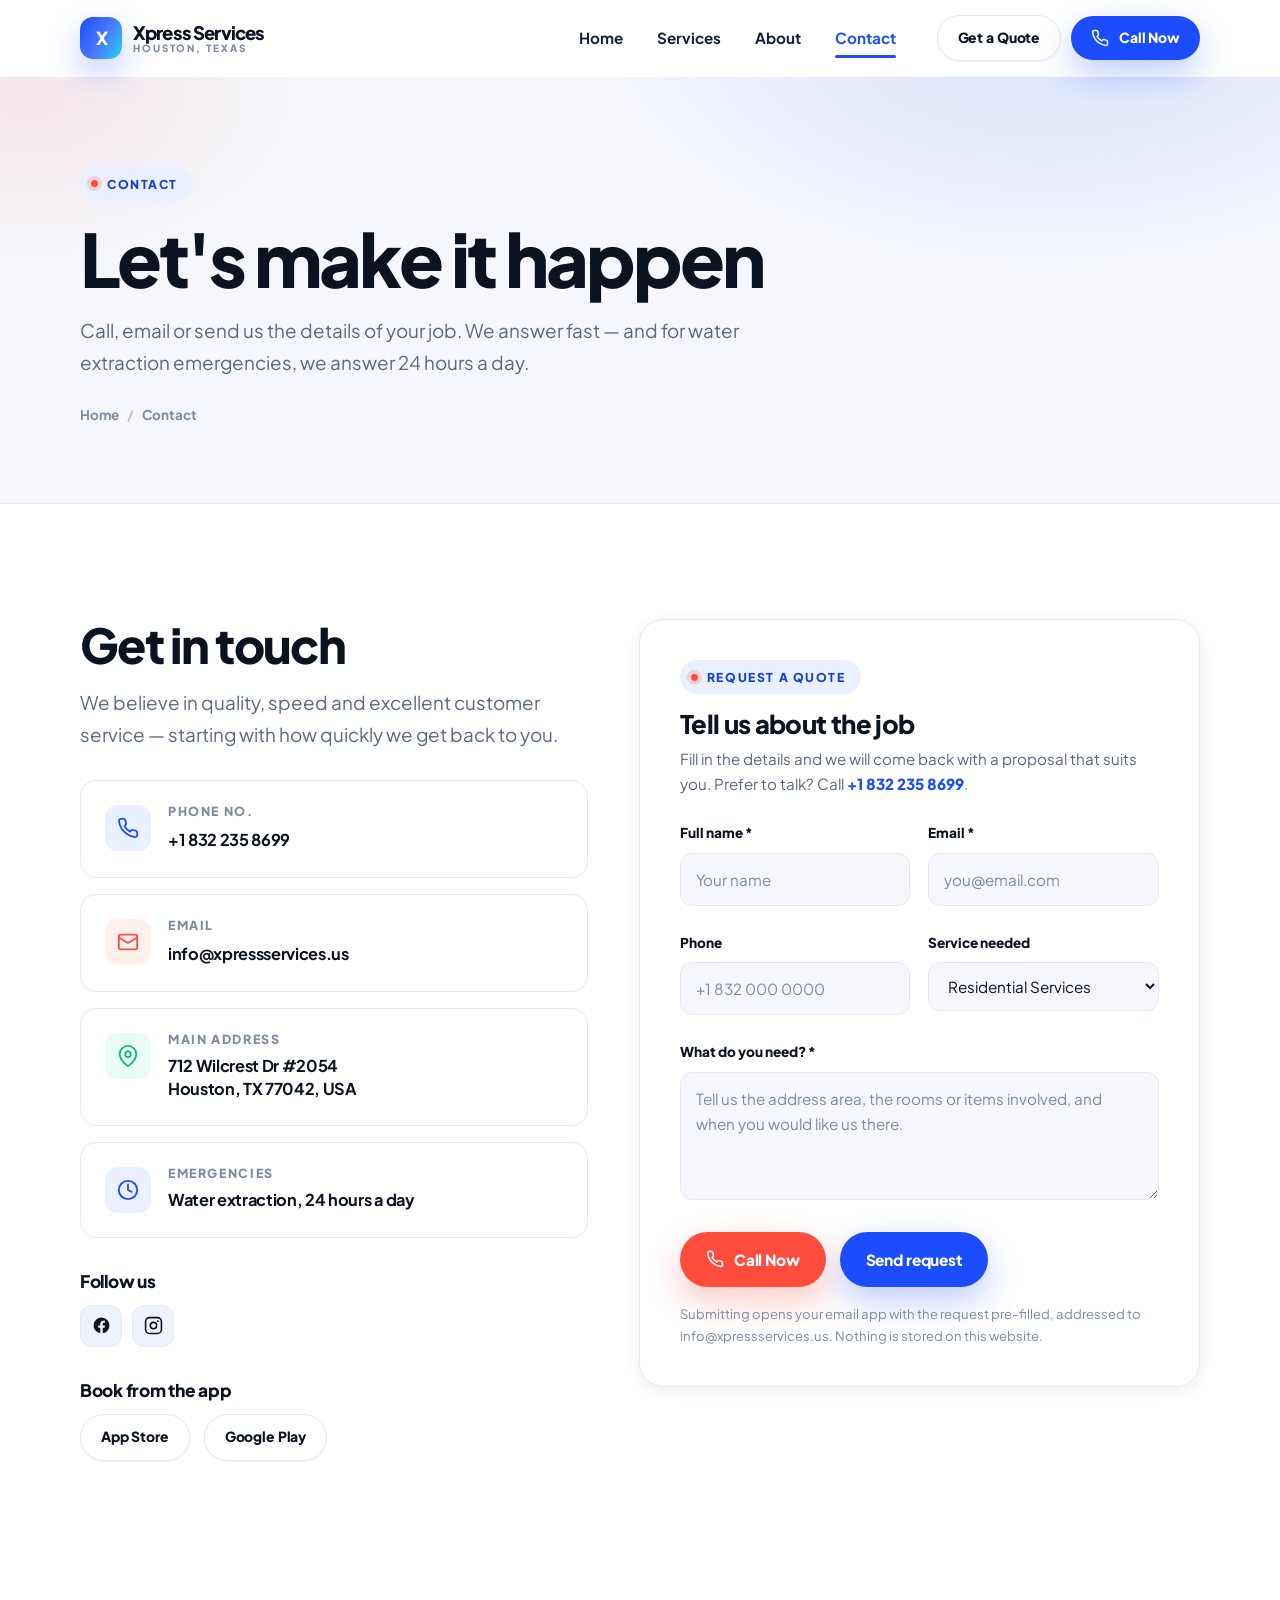
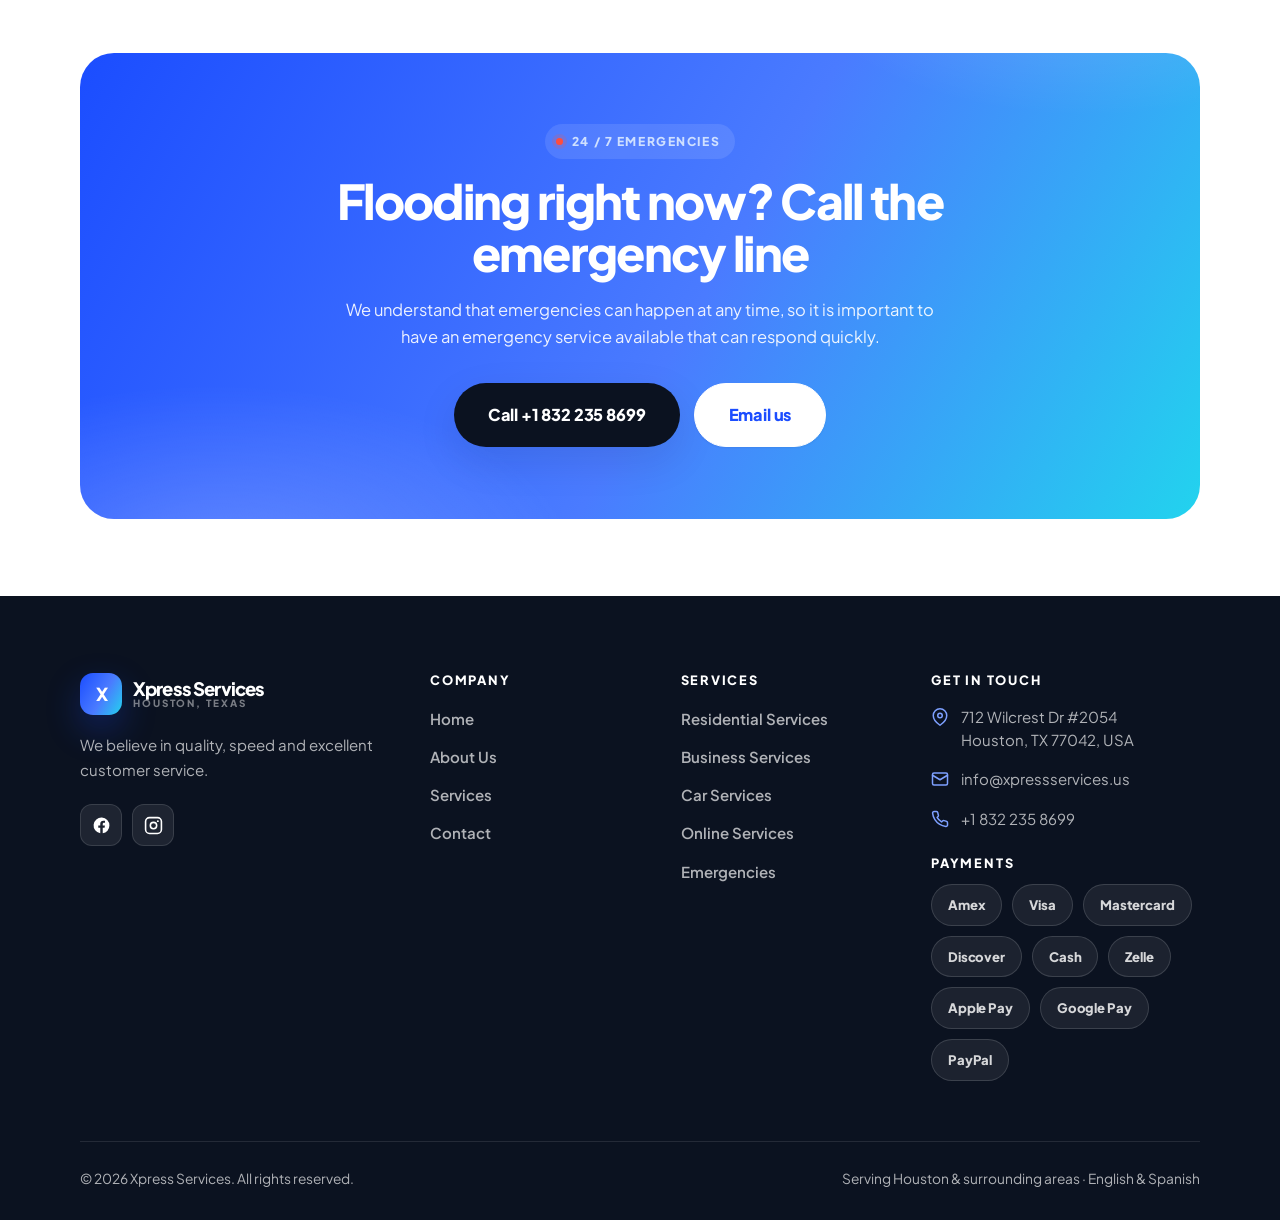
<file: contact.html>
<!DOCTYPE html>
<html lang="en">
<head>
<meta charset="utf-8">
<meta name="viewport" content="width=device-width, initial-scale=1">
<title>Contact | Xpress Services — Call +1 832 235 8699, Houston TX</title>
<meta name="description" content="Contact Xpress Services in Houston, TX. Call +1 832 235 8699, email info@xpressservices.us or visit 712 Wilcrest Dr #2054, Houston, TX 77042. 24/7 emergency water extraction.">
<meta name="keywords" content="contact Xpress Services, Houston cleaning quote, 832 235 8699, emergency water extraction Houston">
<meta name="theme-color" content="#1b4dff">
<link rel="canonical" href="https://www.xpressservices.us/contact.html">

<meta property="og:type" content="website">
<meta property="og:site_name" content="Xpress Services">
<meta property="og:title" content="Contact Xpress Services">
<meta property="og:description" content="Call +1 832 235 8699 or request a free quote for residential, commercial, car and emergency services in Houston.">
<meta property="og:image" content="https://images.pexels.com/photos/6195125/pexels-photo-6195125.jpeg?auto=compress&cs=tinysrgb&dpr=2&h=650&w=940">
<meta name="twitter:card" content="summary_large_image">

<link rel="icon" href="assets/favicon.svg" type="image/svg+xml">
<link rel="apple-touch-icon" href="assets/favicon.svg">
<link rel="preconnect" href="https://fonts.googleapis.com">
<link rel="preconnect" href="https://fonts.gstatic.com" crossorigin>
<link rel="stylesheet" href="https://fonts.googleapis.com/css2?family=Plus+Jakarta+Sans:wght@400;500;600;700;800&display=swap">
<link rel="stylesheet" href="assets/css/styles.css">
</head>
<body>
<a class="skip-link" href="#main">Skip to content</a>

<header class="site-header">
  <div class="wrap">
    <nav class="nav" aria-label="Main navigation">
      <a class="brand" href="index.html" aria-label="Xpress Services home">
        <span class="brand__mark" aria-hidden="true">X</span>
        <span class="brand__text">
          <span class="brand__name">Xpress Services</span>
          <span class="brand__tag">Houston, Texas</span>
        </span>
      </a>

      <ul class="nav__menu" id="primary-menu">
        <li><a class="nav__link" href="index.html">Home</a></li>
        <li><a class="nav__link" href="services.html">Services</a></li>
        <li><a class="nav__link" href="about.html">About</a></li>
        <li><a class="nav__link is-active" href="contact.html">Contact</a></li>
        <li><a class="btn btn--primary btn--sm" href="tel:+18322358699">Call +1 832 235 8699</a></li>
      </ul>

      <div class="nav__cta">
        <a class="btn btn--ghost btn--sm" href="#quote">Get a Quote</a>
        <a class="btn btn--primary btn--sm" href="tel:+18322358699">
          <svg viewBox="0 0 24 24" fill="none" stroke="currentColor" stroke-width="2" stroke-linecap="round" stroke-linejoin="round" aria-hidden="true"><path d="M22 16.92v3a2 2 0 0 1-2.18 2 19.79 19.79 0 0 1-8.63-3.07 19.5 19.5 0 0 1-6-6A19.79 19.79 0 0 1 2.12 4.18 2 2 0 0 1 4.11 2h3a2 2 0 0 1 2 1.72c.13.96.36 1.9.7 2.81a2 2 0 0 1-.45 2.11L8.09 9.91a16 16 0 0 0 6 6l1.27-1.27a2 2 0 0 1 2.11-.45c.9.34 1.85.57 2.81.7A2 2 0 0 1 22 16.92z"/></svg>
          Call Now
        </a>
        <button class="nav__toggle" type="button" aria-expanded="false" aria-controls="primary-menu" aria-label="Toggle navigation menu">
          <span></span><span></span><span></span>
        </button>
      </div>
    </nav>
  </div>
</header>

<main id="main">

  <section class="page-hero">
    <div class="wrap">
      <span class="eyebrow">Contact</span>
      <h1 class="display">Let's make it happen</h1>
      <p class="lead">
        Call, email or send us the details of your job. We answer fast — and for water extraction
        emergencies, we answer 24 hours a day.
      </p>
      <nav class="crumbs" aria-label="Breadcrumb">
        <a href="index.html">Home</a> <span>/</span> <strong>Contact</strong>
      </nav>
    </div>
  </section>

  <section class="section" id="quote" aria-labelledby="contact-title">
    <div class="wrap">
      <div class="contact-grid">

        <div class="reveal">
          <h2 class="h2" id="contact-title" style="margin-bottom:14px">Get in touch</h2>
          <p class="lead" style="margin-bottom:30px">
            We believe in quality, speed and excellent customer service — starting with how quickly we
            get back to you.
          </p>

          <div class="info-cards">
            <div class="info-card">
              <span class="info-card__ico" aria-hidden="true">
                <svg viewBox="0 0 24 24" fill="none" stroke="currentColor" stroke-width="2" stroke-linecap="round" stroke-linejoin="round"><path d="M22 16.92v3a2 2 0 0 1-2.18 2 19.79 19.79 0 0 1-8.63-3.07 19.5 19.5 0 0 1-6-6A19.79 19.79 0 0 1 2.12 4.18 2 2 0 0 1 4.11 2h3a2 2 0 0 1 2 1.72c.13.96.36 1.9.7 2.81a2 2 0 0 1-.45 2.11L8.09 9.91a16 16 0 0 0 6 6l1.27-1.27a2 2 0 0 1 2.11-.45c.9.34 1.85.57 2.81.7A2 2 0 0 1 22 16.92z"/></svg>
              </span>
              <div>
                <h3>Phone No.</h3>
                <a href="tel:+18322358699">+1 832 235 8699</a>
              </div>
            </div>

            <div class="info-card">
              <span class="info-card__ico" aria-hidden="true">
                <svg viewBox="0 0 24 24" fill="none" stroke="currentColor" stroke-width="2" stroke-linecap="round" stroke-linejoin="round"><rect x="2" y="4" width="20" height="16" rx="2"/><path d="m2 7 10 6 10-6"/></svg>
              </span>
              <div>
                <h3>Email</h3>
                <a href="mailto:info@xpressservices.us">info@xpressservices.us</a>
              </div>
            </div>

            <div class="info-card">
              <span class="info-card__ico" aria-hidden="true">
                <svg viewBox="0 0 24 24" fill="none" stroke="currentColor" stroke-width="2" stroke-linecap="round" stroke-linejoin="round"><path d="M21 10c0 7-9 13-9 13S3 17 3 10a9 9 0 0 1 18 0z"/><circle cx="12" cy="10" r="3"/></svg>
              </span>
              <div>
                <h3>Main Address</h3>
                <p>712 Wilcrest Dr #2054<br>Houston, TX 77042, USA</p>
              </div>
            </div>

            <div class="info-card">
              <span class="info-card__ico" aria-hidden="true">
                <svg viewBox="0 0 24 24" fill="none" stroke="currentColor" stroke-width="2" stroke-linecap="round" stroke-linejoin="round"><circle cx="12" cy="12" r="10"/><path d="M12 6v6l4 2"/></svg>
              </span>
              <div>
                <h3>Emergencies</h3>
                <p>Water extraction, 24 hours a day</p>
              </div>
            </div>
          </div>

          <h3 class="h4" style="margin:34px 0 14px">Follow us</h3>
          <div class="socials" style="--x:0">
            <a href="https://www.facebook.com/xpressservices3/" target="_blank" rel="noopener" aria-label="Xpress Services on Facebook" style="background:var(--mist-2);border-color:var(--line);color:var(--ink)">
              <svg viewBox="0 0 24 24" fill="currentColor" aria-hidden="true"><path d="M22 12a10 10 0 1 0-11.56 9.88v-6.99H7.9V12h2.54V9.8c0-2.5 1.49-3.89 3.77-3.89 1.09 0 2.24.2 2.24.2v2.46h-1.26c-1.24 0-1.63.77-1.63 1.56V12h2.78l-.45 2.89h-2.33v6.99A10 10 0 0 0 22 12z"/></svg>
            </a>
            <a href="https://www.instagram.com/xpress.services.us/" target="_blank" rel="noopener" aria-label="Xpress Services on Instagram" style="background:var(--mist-2);border-color:var(--line);color:var(--ink)">
              <svg viewBox="0 0 24 24" fill="none" stroke="currentColor" stroke-width="2" stroke-linecap="round" stroke-linejoin="round" aria-hidden="true"><rect x="2" y="2" width="20" height="20" rx="5"/><circle cx="12" cy="12" r="4"/><circle cx="17.5" cy="6.5" r="1.2" fill="currentColor" stroke="none"/></svg>
            </a>
          </div>

          <h3 class="h4" style="margin:34px 0 14px">Book from the app</h3>
          <div class="btn-row">
            <a class="btn btn--ghost btn--sm" href="https://apps.apple.com/us/app/xpress-services/id1601549006" target="_blank" rel="noopener">App Store</a>
            <a class="btn btn--ghost btn--sm" href="https://play.google.com/store/apps/details?id=com.app.xpressservices23" target="_blank" rel="noopener">Google Play</a>
          </div>
        </div>

        <div class="form-card reveal" data-delay="100">
          <span class="eyebrow">Request a quote</span>
          <h2 class="h3" style="margin:16px 0 8px">Tell us about the job</h2>
          <p style="font-size:.95rem">
            Fill in the details and we will come back with a proposal that suits you. Prefer to talk?
            Call <a href="tel:+18322358699" style="color:var(--brand);font-weight:800">+1 832 235 8699</a>.
          </p>

          <form data-quote-form novalidate>
            <div class="form-grid">
              <div class="field">
                <label for="name">Full name *</label>
                <input type="text" id="name" name="name" placeholder="Your name" autocomplete="name" required>
                <small></small>
              </div>

              <div class="field">
                <label for="email">Email *</label>
                <input type="email" id="email" name="email" placeholder="you@email.com" autocomplete="email" required>
                <small></small>
              </div>

              <div class="field">
                <label for="phone">Phone</label>
                <input type="tel" id="phone" name="phone" placeholder="+1 832 000 0000" autocomplete="tel">
                <small></small>
              </div>

              <div class="field">
                <label for="service">Service needed</label>
                <select id="service" name="service">
                  <option value="Residential Services">Residential Services</option>
                  <option value="Commercial / Business Services">Commercial / Business Services</option>
                  <option value="Car Services">Car Services</option>
                  <option value="Online Services">Online Services</option>
                  <option value="Emergency — Water Extraction">Emergency — Water Extraction</option>
                  <option value="Something else">Something else</option>
                </select>
                <small></small>
              </div>

              <div class="field field--full">
                <label for="message">What do you need? *</label>
                <textarea id="message" name="message" placeholder="Tell us the address area, the rooms or items involved, and when you would like us there." required></textarea>
                <small></small>
              </div>
            </div>

            <div class="btn-row" style="margin-top:24px">
              <a class="btn btn--accent" href="tel:+18322358699">
                <svg viewBox="0 0 24 24" fill="none" stroke="currentColor" stroke-width="2" stroke-linecap="round" stroke-linejoin="round" aria-hidden="true"><path d="M22 16.92v3a2 2 0 0 1-2.18 2 19.79 19.79 0 0 1-8.63-3.07 19.5 19.5 0 0 1-6-6A19.79 19.79 0 0 1 2.12 4.18 2 2 0 0 1 4.11 2h3a2 2 0 0 1 2 1.72c.13.96.36 1.9.7 2.81a2 2 0 0 1-.45 2.11L8.09 9.91a16 16 0 0 0 6 6l1.27-1.27a2 2 0 0 1 2.11-.45c.9.34 1.85.57 2.81.7A2 2 0 0 1 22 16.92z"/></svg>
                Call Now
              </a>
              <button class="btn btn--primary" type="submit">Send request</button>
            </div>

            <p class="form-note">
              Submitting opens your email app with the request pre-filled, addressed to
              info@xpressservices.us. Nothing is stored on this website.
            </p>
            <p class="form-status" data-form-status role="status" aria-live="polite"></p>
          </form>
        </div>

      </div>
    </div>
  </section>

  <section class="section section--tight">
    <div class="wrap">
      <div class="cta-band reveal">
        <span class="eyebrow eyebrow--light">24 / 7 Emergencies</span>
        <h2 class="h2">Flooding right now? Call the emergency line</h2>
        <p>We understand that emergencies can happen at any time, so it is important to have an emergency service available that can respond quickly.</p>
        <div class="btn-row">
          <a class="btn btn--ink btn--lg" href="tel:+18322358699">Call +1 832 235 8699</a>
          <a class="btn btn--ghost btn--lg" href="mailto:info@xpressservices.us">Email us</a>
        </div>
      </div>
    </div>
  </section>

</main>

<footer class="site-footer">
  <div class="wrap">
    <div class="foot-grid">
      <div class="foot-about">
        <a class="brand" href="index.html" aria-label="Xpress Services home">
          <span class="brand__mark" aria-hidden="true">X</span>
          <span class="brand__text">
            <span class="brand__name">Xpress Services</span>
            <span class="brand__tag">Houston, Texas</span>
          </span>
        </a>
        <p>We believe in quality, speed and excellent customer service.</p>
        <div class="socials">
          <a href="https://www.facebook.com/xpressservices3/" target="_blank" rel="noopener" aria-label="Xpress Services on Facebook">
            <svg viewBox="0 0 24 24" fill="currentColor" aria-hidden="true"><path d="M22 12a10 10 0 1 0-11.56 9.88v-6.99H7.9V12h2.54V9.8c0-2.5 1.49-3.89 3.77-3.89 1.09 0 2.24.2 2.24.2v2.46h-1.26c-1.24 0-1.63.77-1.63 1.56V12h2.78l-.45 2.89h-2.33v6.99A10 10 0 0 0 22 12z"/></svg>
          </a>
          <a href="https://www.instagram.com/xpress.services.us/" target="_blank" rel="noopener" aria-label="Xpress Services on Instagram">
            <svg viewBox="0 0 24 24" fill="none" stroke="currentColor" stroke-width="2" stroke-linecap="round" stroke-linejoin="round" aria-hidden="true"><rect x="2" y="2" width="20" height="20" rx="5"/><circle cx="12" cy="12" r="4"/><circle cx="17.5" cy="6.5" r="1.2" fill="currentColor" stroke="none"/></svg>
          </a>
        </div>
      </div>

      <div>
        <h4>Company</h4>
        <ul class="foot-links">
          <li><a href="index.html">Home</a></li>
          <li><a href="about.html">About Us</a></li>
          <li><a href="services.html">Services</a></li>
          <li><a href="contact.html">Contact</a></li>
        </ul>
      </div>

      <div>
        <h4>Services</h4>
        <ul class="foot-links">
          <li><a href="services.html#residential">Residential Services</a></li>
          <li><a href="services.html#business">Business Services</a></li>
          <li><a href="services.html#cars">Car Services</a></li>
          <li><a href="services.html#online">Online Services</a></li>
          <li><a href="services.html#emergencies">Emergencies</a></li>
        </ul>
      </div>

      <div>
        <h4>Get in touch</h4>
        <ul class="foot-contact">
          <li>
            <svg viewBox="0 0 24 24" fill="none" stroke="currentColor" stroke-width="2" stroke-linecap="round" stroke-linejoin="round" aria-hidden="true"><path d="M21 10c0 7-9 13-9 13S3 17 3 10a9 9 0 0 1 18 0z"/><circle cx="12" cy="10" r="3"/></svg>
            <span>712 Wilcrest Dr #2054<br>Houston, TX 77042, USA</span>
          </li>
          <li>
            <svg viewBox="0 0 24 24" fill="none" stroke="currentColor" stroke-width="2" stroke-linecap="round" stroke-linejoin="round" aria-hidden="true"><rect x="2" y="4" width="20" height="16" rx="2"/><path d="m2 7 10 6 10-6"/></svg>
            <a href="mailto:info@xpressservices.us">info@xpressservices.us</a>
          </li>
          <li>
            <svg viewBox="0 0 24 24" fill="none" stroke="currentColor" stroke-width="2" stroke-linecap="round" stroke-linejoin="round" aria-hidden="true"><path d="M22 16.92v3a2 2 0 0 1-2.18 2 19.79 19.79 0 0 1-8.63-3.07 19.5 19.5 0 0 1-6-6A19.79 19.79 0 0 1 2.12 4.18 2 2 0 0 1 4.11 2h3a2 2 0 0 1 2 1.72c.13.96.36 1.9.7 2.81a2 2 0 0 1-.45 2.11L8.09 9.91a16 16 0 0 0 6 6l1.27-1.27a2 2 0 0 1 2.11-.45c.9.34 1.85.57 2.81.7A2 2 0 0 1 22 16.92z"/></svg>
            <a href="tel:+18322358699">+1 832 235 8699</a>
          </li>
        </ul>

        <h4 style="margin:26px 0 14px">Payments</h4>
        <div class="pays">
          <span class="pay">Amex</span><span class="pay">Visa</span><span class="pay">Mastercard</span>
          <span class="pay">Discover</span><span class="pay">Cash</span><span class="pay">Zelle</span>
          <span class="pay">Apple Pay</span><span class="pay">Google Pay</span><span class="pay">PayPal</span>
        </div>
      </div>
    </div>

    <div class="foot-bottom">
      <p>© <span data-year>2024</span> Xpress Services. All rights reserved.</p>
      <p>Serving Houston &amp; surrounding areas · English &amp; Spanish</p>
    </div>
  </div>
</footer>

<a class="fab" href="tel:+18322358699" aria-label="Call Xpress Services now">
  <svg viewBox="0 0 24 24" fill="none" stroke="currentColor" stroke-width="2" stroke-linecap="round" stroke-linejoin="round" aria-hidden="true"><path d="M22 16.92v3a2 2 0 0 1-2.18 2 19.79 19.79 0 0 1-8.63-3.07 19.5 19.5 0 0 1-6-6A19.79 19.79 0 0 1 2.12 4.18 2 2 0 0 1 4.11 2h3a2 2 0 0 1 2 1.72c.13.96.36 1.9.7 2.81a2 2 0 0 1-.45 2.11L8.09 9.91a16 16 0 0 0 6 6l1.27-1.27a2 2 0 0 1 2.11-.45c.9.34 1.85.57 2.81.7A2 2 0 0 1 22 16.92z"/></svg>
  Call Now
</a>

<script src="assets/js/main.js" defer></script>
<script defer src="https://static.cloudflareinsights.com/beacon.min.js" data-cf-beacon='{"token": "0a932598fc5b4cc9baf156d875620bd1"}'></script>
<script defer data-lv-track src="https://vision.leadrai.com/api/forms/359e1fbd935d5f6336ca2614b192163d/t.js"></script>
</body>
</html>
</file>
<file: assets/css/styles.css>
/* ==========================================================================
   Xpress Services — Design System
   Modern, clean, professional. Vanilla CSS.
   ========================================================================== */

/* ---------- Tokens ---------- */
:root {
  --ink: #0b1220;
  --ink-2: #16203a;
  --slate: #5a6884;
  --slate-2: #7c8aa5;
  --line: #e5e9f2;
  --line-2: #eff2f8;
  --paper: #ffffff;
  --mist: #f5f7fc;
  --mist-2: #eef2fb;

  --brand: #1b4dff;
  --brand-600: #1540d6;
  --brand-050: #eaf0ff;
  --accent: #ff4d3d;
  --accent-050: #fff0ee;
  --mint: #10b981;

  --grad-brand: linear-gradient(120deg, #1b4dff 0%, #4a7bff 55%, #22d3ee 100%);
  --grad-ink: linear-gradient(155deg, #0b1220 0%, #14213f 60%, #1b2c55 100%);

  --r-sm: 10px;
  --r-md: 16px;
  --r-lg: 24px;
  --r-xl: 34px;
  --r-pill: 999px;

  --sh-xs: 0 1px 2px rgba(11, 18, 32, .06);
  --sh-sm: 0 4px 16px rgba(11, 18, 32, .07);
  --sh-md: 0 14px 40px rgba(11, 18, 32, .1);
  --sh-lg: 0 30px 70px rgba(11, 18, 32, .16);
  --sh-brand: 0 14px 34px rgba(27, 77, 255, .28);

  --wrap: 1200px;
  --gut: clamp(18px, 4vw, 40px);
  --nav-h: 76px;

  --sans: "Plus Jakarta Sans", "Inter", -apple-system, BlinkMacSystemFont, "Segoe UI",
    Roboto, "Helvetica Neue", Arial, sans-serif;

  --ease: cubic-bezier(.22, .68, .28, 1);
}

/* ---------- Reset ---------- */
*, *::before, *::after { box-sizing: border-box; }

html {
  -webkit-text-size-adjust: 100%;
  scroll-behavior: smooth;
  scroll-padding-top: calc(var(--nav-h) + 16px);
}

body {
  margin: 0;
  font-family: var(--sans);
  font-size: 16.5px;
  line-height: 1.65;
  color: var(--slate);
  background: var(--paper);
  -webkit-font-smoothing: antialiased;
  -moz-osx-font-smoothing: grayscale;
  overflow-x: hidden;
}

img, svg, video { display: block; max-width: 100%; }
img { height: auto; }

h1, h2, h3, h4, h5 {
  margin: 0;
  color: var(--ink);
  font-weight: 800;
  line-height: 1.1;
  letter-spacing: -.025em;
}

p { margin: 0; }
a { color: inherit; text-decoration: none; }
ul, ol { margin: 0; padding: 0; list-style: none; }
button { font: inherit; color: inherit; border: 0; background: none; cursor: pointer; }
input, textarea, select { font: inherit; color: inherit; }

::selection { background: var(--brand); color: #fff; }

:focus-visible {
  outline: 3px solid var(--brand);
  outline-offset: 3px;
  border-radius: 6px;
}

/* ---------- Layout helpers ---------- */
.wrap {
  width: 100%;
  max-width: var(--wrap);
  margin-inline: auto;
  padding-inline: var(--gut);
}

.section { padding: clamp(64px, 9vw, 120px) 0; }
.section--tight { padding: clamp(48px, 6vw, 80px) 0; }
.section--mist { background: var(--mist); }
.section--ink { background: var(--grad-ink); color: rgba(255, 255, 255, .78); }
.section--ink h2, .section--ink h3, .section--ink h4 { color: #fff; }

.skip-link {
  position: absolute;
  left: 12px;
  top: -80px;
  z-index: 999;
  padding: 12px 20px;
  border-radius: var(--r-sm);
  background: var(--ink);
  color: #fff;
  font-weight: 700;
  transition: top .2s var(--ease);
}
.skip-link:focus { top: 12px; }

/* ---------- Type ---------- */
.display {
  font-size: clamp(2.6rem, 6.4vw, 4.6rem);
  letter-spacing: -.04em;
  line-height: 1.02;
}
.h2 { font-size: clamp(1.95rem, 4vw, 3rem); letter-spacing: -.035em; }
.h3 { font-size: clamp(1.3rem, 2.2vw, 1.6rem); }
.h4 { font-size: 1.08rem; letter-spacing: -.015em; }

.lead {
  font-size: clamp(1.02rem, 1.55vw, 1.18rem);
  line-height: 1.7;
  color: var(--slate);
}
.muted { color: var(--slate-2); }
.grad-text {
  background: var(--grad-brand);
  -webkit-background-clip: text;
  background-clip: text;
  color: transparent;
}

.eyebrow {
  display: inline-flex;
  align-items: center;
  gap: 9px;
  padding: 7px 15px 7px 11px;
  border-radius: var(--r-pill);
  background: var(--brand-050);
  color: var(--brand-600);
  font-size: .76rem;
  font-weight: 800;
  letter-spacing: .13em;
  text-transform: uppercase;
}
.eyebrow::before {
  content: "";
  width: 7px;
  height: 7px;
  border-radius: 50%;
  background: var(--accent);
  box-shadow: 0 0 0 4px rgba(255, 77, 61, .18);
}
.eyebrow--light { background: rgba(255, 255, 255, .1); color: #cfe0ff; }

.sec-head { max-width: 720px; margin-bottom: clamp(34px, 5vw, 56px); }
.sec-head--center { margin-inline: auto; text-align: center; }
.sec-head .h2 { margin: 18px 0 14px; }

.sec-head--split {
  display: flex;
  flex-wrap: wrap;
  align-items: flex-end;
  justify-content: space-between;
  gap: 26px;
  max-width: none;
}
.sec-head--split > div:first-child { max-width: 660px; }

/* ---------- Buttons ---------- */
.btn {
  --btn-bg: var(--brand);
  --btn-fg: #fff;
  display: inline-flex;
  align-items: center;
  justify-content: center;
  gap: 10px;
  padding: 15px 26px;
  border-radius: var(--r-pill);
  background: var(--btn-bg);
  color: var(--btn-fg);
  font-size: .96rem;
  font-weight: 800;
  letter-spacing: -.01em;
  white-space: nowrap;
  cursor: pointer;
  transition: transform .22s var(--ease), box-shadow .22s var(--ease),
    background-color .22s var(--ease), color .22s var(--ease), border-color .22s var(--ease);
}
.btn svg { width: 18px; height: 18px; flex: none; }
.btn:hover { transform: translateY(-2px); }

.btn--primary { box-shadow: var(--sh-brand); }
.btn--primary:hover { --btn-bg: var(--brand-600); box-shadow: 0 18px 40px rgba(27, 77, 255, .34); }

.btn--accent { --btn-bg: var(--accent); box-shadow: 0 14px 34px rgba(255, 77, 61, .3); }
.btn--accent:hover { --btn-bg: #e93d2d; }

.btn--ink { --btn-bg: var(--ink); box-shadow: var(--sh-md); }
.btn--ink:hover { --btn-bg: var(--ink-2); }

.btn--ghost {
  --btn-bg: transparent;
  --btn-fg: var(--ink);
  border: 1.5px solid var(--line);
  background: #fff;
  box-shadow: var(--sh-xs);
}
.btn--ghost:hover { border-color: var(--ink); }

.btn--glass {
  --btn-bg: rgba(255, 255, 255, .12);
  --btn-fg: #fff;
  border: 1.5px solid rgba(255, 255, 255, .28);
  backdrop-filter: blur(8px);
}
.btn--glass:hover { --btn-bg: rgba(255, 255, 255, .22); }

.btn--sm { padding: 11px 20px; font-size: .87rem; }
.btn--lg { padding: 18px 34px; font-size: 1.02rem; }
.btn--block { width: 100%; }

.btn-row { display: flex; flex-wrap: wrap; gap: 14px; }

.link-arrow {
  display: inline-flex;
  align-items: center;
  gap: 8px;
  color: var(--brand);
  font-weight: 800;
  font-size: .94rem;
}
.link-arrow svg { width: 17px; height: 17px; transition: transform .22s var(--ease); }
.link-arrow:hover svg { transform: translateX(5px); }

/* ---------- Header ---------- */
.site-header {
  position: sticky;
  top: 0;
  z-index: 100;
  background: rgba(255, 255, 255, .82);
  backdrop-filter: saturate(180%) blur(14px);
  border-bottom: 1px solid transparent;
  transition: border-color .25s var(--ease), box-shadow .25s var(--ease), background-color .25s var(--ease);
}
.site-header.is-stuck {
  border-bottom-color: var(--line);
  box-shadow: 0 6px 26px rgba(11, 18, 32, .06);
}

.nav {
  display: flex;
  align-items: center;
  gap: 22px;
  height: var(--nav-h);
}

.brand { display: inline-flex; align-items: center; gap: 11px; margin-right: auto; }
.brand__mark {
  display: grid;
  place-items: center;
  width: 42px;
  height: 42px;
  border-radius: 13px;
  background: var(--grad-brand);
  color: #fff;
  font-weight: 900;
  font-size: 1.12rem;
  letter-spacing: -.06em;
  box-shadow: var(--sh-brand);
}
.brand__text { display: flex; flex-direction: column; line-height: 1.05; }
.brand__name {
  color: var(--ink);
  font-weight: 900;
  font-size: 1.16rem;
  letter-spacing: -.045em;
}
.brand__tag {
  color: var(--slate-2);
  font-size: .62rem;
  font-weight: 800;
  letter-spacing: .19em;
  text-transform: uppercase;
}

.nav__menu { display: flex; align-items: center; gap: 4px; }
.nav__link {
  position: relative;
  display: block;
  padding: 10px 15px;
  border-radius: var(--r-pill);
  color: var(--ink-2);
  font-size: .95rem;
  font-weight: 700;
  transition: color .2s var(--ease), background-color .2s var(--ease);
}
.nav__link:hover { background: var(--mist-2); color: var(--brand); }
.nav__link.is-active { color: var(--brand); }
.nav__link.is-active::after {
  content: "";
  position: absolute;
  left: 15px;
  right: 15px;
  bottom: 3px;
  height: 2.5px;
  border-radius: 2px;
  background: var(--brand);
}

/* the in-menu call button is a mobile-only affordance */
.nav__menu .btn { display: none; }

.nav__cta { display: flex; align-items: center; gap: 10px; }

.nav__toggle {
  display: none;
  width: 44px;
  height: 44px;
  border-radius: 12px;
  border: 1.5px solid var(--line);
  background: #fff;
}
.nav__toggle span {
  display: block;
  width: 19px;
  height: 2px;
  margin: 4px auto;
  border-radius: 2px;
  background: var(--ink);
  transition: transform .25s var(--ease), opacity .2s var(--ease);
}
.nav__toggle[aria-expanded="true"] span:nth-child(1) { transform: translateY(6px) rotate(45deg); }
.nav__toggle[aria-expanded="true"] span:nth-child(2) { opacity: 0; }
.nav__toggle[aria-expanded="true"] span:nth-child(3) { transform: translateY(-6px) rotate(-45deg); }

/* ---------- Hero ---------- */
.hero {
  position: relative;
  padding: clamp(52px, 7vw, 90px) 0 clamp(60px, 8vw, 104px);
  background:
    radial-gradient(900px 520px at 88% -8%, rgba(27, 77, 255, .12), transparent 62%),
    radial-gradient(700px 420px at 4% 8%, rgba(255, 77, 61, .09), transparent 60%),
    var(--paper);
  overflow: hidden;
}

.hero__grid {
  display: grid;
  grid-template-columns: 1.05fr .95fr;
  align-items: center;
  gap: clamp(34px, 5vw, 68px);
}

.hero__title { margin: 22px 0 20px; }
.hero__title .grad-text { display: inline-block; }
.hero__sub { max-width: 560px; margin-bottom: 30px; }
.hero .btn-row { margin-bottom: 34px; }

.hero__trust {
  display: flex;
  flex-wrap: wrap;
  align-items: center;
  gap: 10px 22px;
  padding-top: 26px;
  border-top: 1px solid var(--line);
}
.hero__trust span {
  display: inline-flex;
  align-items: center;
  gap: 8px;
  color: var(--ink-2);
  font-size: .87rem;
  font-weight: 700;
}
.hero__trust svg { width: 17px; height: 17px; color: var(--mint); flex: none; }

/* hero visual */
.hero__visual { position: relative; }
.hero__frame {
  position: relative;
  border-radius: var(--r-xl);
  overflow: hidden;
  box-shadow: var(--sh-lg);
  aspect-ratio: 4 / 3.4;
  background: var(--mist-2);
}
.hero__frame img { width: 100%; height: 100%; object-fit: cover; }
.hero__frame::after {
  content: "";
  position: absolute;
  inset: 0;
  background: linear-gradient(190deg, rgba(11, 18, 32, 0) 44%, rgba(11, 18, 32, .55) 100%);
}

.hero__badge {
  position: absolute;
  z-index: 2;
  display: flex;
  align-items: center;
  gap: 12px;
  padding: 13px 18px;
  border-radius: var(--r-md);
  background: rgba(255, 255, 255, .96);
  backdrop-filter: blur(10px);
  box-shadow: var(--sh-md);
}
.hero__badge--tl { top: 22px; left: -18px; }
.hero__badge--br { bottom: 22px; right: -14px; }
.hero__badge b { display: block; color: var(--ink); font-size: 1.02rem; letter-spacing: -.02em; }
.hero__badge small { display: block; color: var(--slate-2); font-size: .74rem; font-weight: 700; }
.hero__badge .dot {
  display: grid;
  place-items: center;
  width: 38px;
  height: 38px;
  border-radius: 11px;
  background: var(--accent-050);
  color: var(--accent);
  flex: none;
}
.hero__badge .dot--brand { background: var(--brand-050); color: var(--brand); }
.hero__badge .dot svg { width: 20px; height: 20px; }

/* ---------- Stats ---------- */
.stats {
  display: grid;
  grid-template-columns: repeat(4, 1fr);
  gap: 1px;
  margin-top: clamp(46px, 6vw, 70px);
  border-radius: var(--r-lg);
  background: var(--line);
  border: 1px solid var(--line);
  overflow: hidden;
}
.stats__item { padding: 26px 24px; background: #fff; }
.stats__num {
  display: block;
  color: var(--ink);
  font-size: clamp(1.7rem, 3vw, 2.3rem);
  font-weight: 900;
  letter-spacing: -.045em;
  line-height: 1;
}
.stats__label {
  display: block;
  margin-top: 8px;
  font-size: .85rem;
  font-weight: 700;
  color: var(--slate);
}

/* ---------- Marquee ---------- */
.marquee {
  padding: 20px 0;
  background: var(--ink);
  overflow: hidden;
  user-select: none;
}
.marquee__track {
  display: flex;
  width: max-content;
  gap: 0;
  animation: slide 42s linear infinite;
}
.marquee:hover .marquee__track { animation-play-state: paused; }
.marquee__group { display: flex; align-items: center; gap: 38px; padding-right: 38px; }
.marquee__group span {
  display: inline-flex;
  align-items: center;
  gap: 38px;
  color: rgba(255, 255, 255, .82);
  font-size: 1rem;
  font-weight: 700;
  letter-spacing: -.01em;
  white-space: nowrap;
}
.marquee__group span::after {
  content: "";
  width: 6px;
  height: 6px;
  border-radius: 50%;
  background: var(--accent);
}
@keyframes slide {
  from { transform: translateX(0); }
  to { transform: translateX(-50%); }
}

/* ---------- Service lines (category cards) ---------- */
.lines {
  display: grid;
  grid-template-columns: repeat(auto-fit, minmax(255px, 1fr));
  gap: 24px;
}
.line-card {
  position: relative;
  display: flex;
  flex-direction: column;
  border-radius: var(--r-lg);
  background: #fff;
  border: 1px solid var(--line);
  overflow: hidden;
  transition: transform .3s var(--ease), box-shadow .3s var(--ease), border-color .3s var(--ease);
}
.line-card:hover {
  transform: translateY(-8px);
  box-shadow: var(--sh-md);
  border-color: transparent;
}
.line-card__media { position: relative; aspect-ratio: 16 / 10; overflow: hidden; background: var(--mist-2); }
.line-card__media img {
  width: 100%;
  height: 100%;
  object-fit: cover;
  transition: transform .6s var(--ease);
}
.line-card:hover .line-card__media img { transform: scale(1.07); }
.line-card__num {
  position: absolute;
  top: 14px;
  left: 14px;
  padding: 6px 12px;
  border-radius: var(--r-pill);
  background: rgba(255, 255, 255, .94);
  color: var(--ink);
  font-size: .72rem;
  font-weight: 900;
  letter-spacing: .1em;
}
.line-card__body { display: flex; flex-direction: column; flex: 1; padding: 26px 24px 28px; }
.line-card__body h3 { margin-bottom: 12px; }
.line-card__body p { font-size: .95rem; margin-bottom: 20px; }
.line-card__body .link-arrow { margin-top: auto; }

/* ---------- Feature grid ---------- */
.features {
  display: grid;
  grid-template-columns: repeat(auto-fit, minmax(280px, 1fr));
  gap: 22px;
}
.feature {
  padding: 30px 28px;
  border-radius: var(--r-lg);
  background: #fff;
  border: 1px solid var(--line);
  transition: transform .3s var(--ease), box-shadow .3s var(--ease);
}
.feature:hover { transform: translateY(-6px); box-shadow: var(--sh-sm); }
.feature__ico {
  display: grid;
  place-items: center;
  width: 52px;
  height: 52px;
  margin-bottom: 20px;
  border-radius: 15px;
  background: var(--brand-050);
  color: var(--brand);
}
.feature__ico svg { width: 25px; height: 25px; }
.feature:nth-child(2n) .feature__ico { background: var(--accent-050); color: var(--accent); }
.feature h3 { font-size: 1.14rem; margin-bottom: 10px; }
.feature p { font-size: .93rem; }

.section--ink .feature {
  background: rgba(255, 255, 255, .05);
  border-color: rgba(255, 255, 255, .1);
}
.section--ink .feature p { color: rgba(255, 255, 255, .72); }
.section--ink .feature__ico { background: rgba(27, 77, 255, .26); color: #a9c2ff; }
.section--ink .feature:nth-child(2n) .feature__ico { background: rgba(255, 77, 61, .2); color: #ffb2a9; }

/* ---------- Gallery / work ---------- */
.filters {
  display: flex;
  flex-wrap: wrap;
  gap: 10px;
  margin-bottom: 34px;
}
.filter {
  padding: 10px 20px;
  border-radius: var(--r-pill);
  border: 1.5px solid var(--line);
  background: #fff;
  color: var(--ink-2);
  font-size: .89rem;
  font-weight: 800;
  transition: all .22s var(--ease);
}
.filter:hover { border-color: var(--ink); }
.filter.is-active {
  background: var(--ink);
  border-color: var(--ink);
  color: #fff;
}

.gallery {
  display: grid;
  grid-template-columns: repeat(auto-fill, minmax(238px, 1fr));
  gap: 20px;
}
.tile {
  position: relative;
  border-radius: var(--r-md);
  overflow: hidden;
  background: var(--ink);
  aspect-ratio: 4 / 3;
  box-shadow: var(--sh-xs);
  animation: pop .38s var(--ease) both;
}
.tile.is-hidden { display: none; }
.tile img {
  width: 100%;
  height: 100%;
  object-fit: cover;
  transition: transform .6s var(--ease), opacity .4s var(--ease);
}
.tile:hover img { transform: scale(1.08); opacity: .55; }
.tile__cap {
  position: absolute;
  inset: auto 0 0 0;
  padding: 34px 18px 18px;
  background: linear-gradient(to top, rgba(11, 18, 32, .9), transparent);
  color: #fff;
}
.tile__cap h3 {
  color: #fff;
  font-size: 1rem;
  letter-spacing: -.02em;
}
.tile__cap small {
  display: block;
  margin-top: 4px;
  color: rgba(255, 255, 255, .68);
  font-size: .74rem;
  font-weight: 800;
  letter-spacing: .1em;
  text-transform: uppercase;
}
@keyframes pop {
  from { opacity: 0; transform: translateY(14px) scale(.97); }
  to { opacity: 1; transform: none; }
}

.gallery-empty {
  padding: 40px;
  text-align: center;
  color: var(--slate-2);
  font-weight: 700;
}

/* ---------- Split (why choose us / about) ---------- */
.split {
  display: grid;
  grid-template-columns: 1fr 1fr;
  align-items: center;
  gap: clamp(34px, 5vw, 68px);
}
.split--rev .split__media { order: 2; }

.split__media {
  position: relative;
  border-radius: var(--r-xl);
  overflow: hidden;
  box-shadow: var(--sh-md);
  aspect-ratio: 5 / 4.6;
  background: var(--mist-2);
}
.split__media img { width: 100%; height: 100%; object-fit: cover; }

.split__stat {
  position: absolute;
  left: 20px;
  bottom: 20px;
  padding: 18px 22px;
  border-radius: var(--r-md);
  background: rgba(255, 255, 255, .96);
  backdrop-filter: blur(10px);
  box-shadow: var(--sh-sm);
}
.split__stat b {
  display: block;
  color: var(--ink);
  font-size: 1.5rem;
  font-weight: 900;
  letter-spacing: -.04em;
  line-height: 1;
}
.split__stat small { color: var(--slate); font-size: .78rem; font-weight: 700; }

.pillars { display: grid; gap: 16px; margin-top: 30px; }
.pillar {
  display: flex;
  gap: 16px;
  padding: 20px 22px;
  border-radius: var(--r-md);
  background: #fff;
  border: 1px solid var(--line);
}
.section--mist .pillar { box-shadow: var(--sh-xs); }
.pillar__n {
  display: grid;
  place-items: center;
  width: 40px;
  height: 40px;
  flex: none;
  border-radius: 12px;
  background: var(--ink);
  color: #fff;
  font-size: .84rem;
  font-weight: 900;
}
.pillar h3 { font-size: 1.06rem; margin-bottom: 6px; }
.pillar p { font-size: .92rem; }

/* ---------- Checklist ---------- */
.checks { display: grid; gap: 13px; margin: 26px 0 32px; }
.checks li {
  display: flex;
  align-items: flex-start;
  gap: 12px;
  font-size: .97rem;
  font-weight: 600;
  color: var(--ink-2);
}
.checks svg { width: 21px; height: 21px; flex: none; margin-top: 1px; color: var(--brand); }
.section--ink .checks li { color: rgba(255, 255, 255, .84); }
.section--ink .checks svg { color: #7ee7c7; }

/* ---------- App band ---------- */
.app {
  position: relative;
  border-radius: var(--r-xl);
  padding: clamp(38px, 5.4vw, 66px);
  background: var(--grad-ink);
  overflow: hidden;
}
.app::before {
  content: "";
  position: absolute;
  width: 460px;
  height: 460px;
  right: -130px;
  top: -170px;
  border-radius: 50%;
  background: radial-gradient(circle, rgba(27, 77, 255, .5), transparent 68%);
}
.app::after {
  content: "";
  position: absolute;
  width: 340px;
  height: 340px;
  left: -110px;
  bottom: -160px;
  border-radius: 50%;
  background: radial-gradient(circle, rgba(255, 77, 61, .34), transparent 68%);
}
.app__grid {
  position: relative;
  z-index: 1;
  display: grid;
  grid-template-columns: 1.15fr .85fr;
  align-items: center;
  gap: clamp(30px, 4vw, 56px);
}
.app h2, .app h3, .app h4 { color: #fff; }
.app h2 { margin: 18px 0 14px; }
.app p { color: rgba(255, 255, 255, .74); max-width: 480px; }

.stores { display: flex; flex-wrap: wrap; gap: 14px; margin-top: 30px; }
.store {
  display: inline-flex;
  align-items: center;
  gap: 12px;
  padding: 12px 22px 12px 18px;
  border-radius: 14px;
  background: rgba(255, 255, 255, .1);
  border: 1.5px solid rgba(255, 255, 255, .2);
  color: #fff;
  transition: background-color .22s var(--ease), transform .22s var(--ease);
}
.store:hover { background: rgba(255, 255, 255, .2); transform: translateY(-2px); }
.store svg { width: 26px; height: 26px; flex: none; }
.store__txt { display: block; text-align: left; }
.store__txt span { display: block; font-size: .66rem; font-weight: 700; opacity: .72; letter-spacing: .06em; text-transform: uppercase; }
.store__txt b { display: block; font-size: 1rem; letter-spacing: -.025em; }

.app__phone {
  justify-self: center;
  width: min(260px, 100%);
  padding: 12px;
  border-radius: 34px;
  background: linear-gradient(160deg, rgba(255, 255, 255, .3), rgba(255, 255, 255, .06));
  border: 1px solid rgba(255, 255, 255, .22);
  box-shadow: var(--sh-lg);
}
.app__screen {
  border-radius: 24px;
  background: #fff;
  padding: 20px 18px;
  min-height: 330px;
}
.app__screen .sc-top {
  display: flex;
  align-items: center;
  gap: 10px;
  padding-bottom: 14px;
  border-bottom: 1px solid var(--line-2);
}
.app__screen .sc-top i {
  width: 30px;
  height: 30px;
  border-radius: 9px;
  background: var(--grad-brand);
  flex: none;
}
.app__screen .sc-top b { color: var(--ink); font-size: .9rem; letter-spacing: -.03em; }
.sc-row {
  display: flex;
  align-items: center;
  gap: 11px;
  padding: 12px 0;
  border-bottom: 1px dashed var(--line-2);
}
.sc-row:last-child { border-bottom: 0; }
.sc-row i {
  display: grid;
  place-items: center;
  width: 32px;
  height: 32px;
  flex: none;
  border-radius: 10px;
  background: var(--mist-2);
  color: var(--brand);
}
.sc-row i svg { width: 16px; height: 16px; }
.sc-row div { min-width: 0; }
.sc-row b { display: block; color: var(--ink); font-size: .82rem; letter-spacing: -.02em; }
.sc-row small { display: block; color: var(--slate-2); font-size: .7rem; font-weight: 600; }
.sc-cta {
  margin-top: 16px;
  padding: 11px;
  border-radius: 12px;
  background: var(--brand);
  color: #fff;
  text-align: center;
  font-size: .82rem;
  font-weight: 800;
}

/* ---------- Testimonials ---------- */
.quotes {
  display: grid;
  grid-template-columns: repeat(auto-fit, minmax(290px, 1fr));
  gap: 22px;
  align-items: start;
}
.quote {
  display: flex;
  flex-direction: column;
  height: 100%;
  padding: 32px 28px;
  border-radius: var(--r-lg);
  background: #fff;
  border: 1px solid var(--line);
  box-shadow: var(--sh-xs);
  transition: transform .3s var(--ease), box-shadow .3s var(--ease);
}
.quote:hover { transform: translateY(-6px); box-shadow: var(--sh-md); }
.quote__stars { display: flex; gap: 3px; margin-bottom: 18px; color: #f5a524; }
.quote__stars svg { width: 18px; height: 18px; }
.quote p { flex: 1; color: var(--ink-2); font-size: .96rem; line-height: 1.72; }
.quote__who {
  display: flex;
  align-items: center;
  gap: 13px;
  margin-top: 24px;
  padding-top: 22px;
  border-top: 1px solid var(--line-2);
}
.avatar {
  display: grid;
  place-items: center;
  width: 46px;
  height: 46px;
  flex: none;
  border-radius: 50%;
  background: var(--grad-brand);
  color: #fff;
  font-size: .95rem;
  font-weight: 900;
  letter-spacing: -.03em;
}
.avatar--alt { background: linear-gradient(135deg, #ff4d3d, #ff8a3d); }
.avatar--alt2 { background: linear-gradient(135deg, #10b981, #22d3ee); }
.quote__who b { display: block; color: var(--ink); font-size: .96rem; letter-spacing: -.02em; }
.quote__who small { color: var(--slate-2); font-size: .78rem; font-weight: 700; }

/* ---------- CTA band ---------- */
.cta-band {
  position: relative;
  border-radius: var(--r-xl);
  padding: clamp(38px, 5.6vw, 72px);
  background: var(--grad-brand);
  color: #fff;
  overflow: hidden;
  text-align: center;
}
.cta-band::before {
  content: "";
  position: absolute;
  inset: 0;
  background:
    radial-gradient(600px 300px at 12% 110%, rgba(255, 255, 255, .22), transparent 60%),
    radial-gradient(500px 260px at 90% -20%, rgba(255, 255, 255, .18), transparent 60%);
}
.cta-band > * { position: relative; z-index: 1; }
.cta-band h2 { color: #fff; margin: 16px auto 16px; max-width: 760px; }
.cta-band p { color: rgba(255, 255, 255, .9); max-width: 620px; margin-inline: auto; }
.cta-band .btn-row { justify-content: center; margin-top: 32px; }
.cta-band .btn--ghost { --btn-fg: var(--brand); border-color: #fff; }

/* ---------- Contact ---------- */
.contact-grid {
  display: grid;
  grid-template-columns: .95fr 1.05fr;
  gap: clamp(28px, 4vw, 52px);
  align-items: start;
}

.info-cards { display: grid; gap: 16px; }
.info-card {
  display: flex;
  gap: 17px;
  padding: 24px;
  border-radius: var(--r-md);
  background: #fff;
  border: 1px solid var(--line);
  transition: transform .28s var(--ease), box-shadow .28s var(--ease);
}
.info-card:hover { transform: translateY(-4px); box-shadow: var(--sh-sm); }
.info-card__ico {
  display: grid;
  place-items: center;
  width: 46px;
  height: 46px;
  flex: none;
  border-radius: 13px;
  background: var(--brand-050);
  color: var(--brand);
}
.info-card__ico svg { width: 22px; height: 22px; }
.info-card:nth-child(2) .info-card__ico { background: var(--accent-050); color: var(--accent); }
.info-card:nth-child(3) .info-card__ico { background: #e8fbf4; color: var(--mint); }
.info-card h3 { font-size: .78rem; letter-spacing: .13em; text-transform: uppercase; color: var(--slate-2); margin-bottom: 7px; }
.info-card a, .info-card p { color: var(--ink); font-size: 1.02rem; font-weight: 700; letter-spacing: -.02em; line-height: 1.45; }
.info-card a:hover { color: var(--brand); }

.form-card {
  padding: clamp(26px, 3.4vw, 40px);
  border-radius: var(--r-lg);
  background: #fff;
  border: 1px solid var(--line);
  box-shadow: var(--sh-sm);
}
.form-grid { display: grid; grid-template-columns: 1fr 1fr; gap: 18px; margin-top: 26px; }
.field { display: flex; flex-direction: column; gap: 8px; }
.field--full { grid-column: 1 / -1; }
.field label { color: var(--ink); font-size: .85rem; font-weight: 800; }
.field input, .field select, .field textarea {
  width: 100%;
  padding: 13px 15px;
  border-radius: 12px;
  border: 1.5px solid var(--line);
  background: var(--mist);
  color: var(--ink);
  font-size: .95rem;
  transition: border-color .2s var(--ease), background-color .2s var(--ease), box-shadow .2s var(--ease);
}
.field textarea { resize: vertical; min-height: 128px; }
.field input::placeholder, .field textarea::placeholder { color: var(--slate-2); }
.field input:focus, .field select:focus, .field textarea:focus {
  outline: none;
  border-color: var(--brand);
  background: #fff;
  box-shadow: 0 0 0 4px rgba(27, 77, 255, .12);
}
.field.has-error input, .field.has-error textarea, .field.has-error select { border-color: var(--accent); }
.field small { color: var(--accent); font-size: .78rem; font-weight: 700; min-height: 0; }
.form-note { margin-top: 16px; font-size: .82rem; color: var(--slate-2); }
.form-status {
  margin-top: 16px;
  padding: 14px 16px;
  border-radius: 12px;
  background: #e8fbf4;
  color: #06714f;
  font-size: .9rem;
  font-weight: 700;
  display: none;
}
.form-status.is-visible { display: block; }

/* ---------- Payments ---------- */
.pays { display: flex; flex-wrap: wrap; gap: 10px; }
.pay {
  padding: 9px 16px;
  border-radius: var(--r-pill);
  border: 1.5px solid var(--line);
  background: #fff;
  color: var(--ink-2);
  font-size: .82rem;
  font-weight: 800;
  letter-spacing: -.01em;
}
.site-footer .pay {
  background: rgba(255, 255, 255, .07);
  border-color: rgba(255, 255, 255, .14);
  color: rgba(255, 255, 255, .82);
}

/* ---------- Page hero (inner pages) ---------- */
.page-hero {
  position: relative;
  padding: clamp(56px, 7vw, 96px) 0 clamp(48px, 6vw, 80px);
  background:
    radial-gradient(760px 420px at 82% -14%, rgba(27, 77, 255, .13), transparent 62%),
    radial-gradient(520px 320px at 2% 4%, rgba(255, 77, 61, .09), transparent 60%),
    var(--mist);
  border-bottom: 1px solid var(--line);
}
.page-hero h1 { margin: 20px 0 18px; max-width: 900px; }
.page-hero .lead { max-width: 660px; }
.crumbs {
  display: flex;
  flex-wrap: wrap;
  align-items: center;
  gap: 8px;
  margin-top: 26px;
  font-size: .84rem;
  font-weight: 700;
  color: var(--slate-2);
}
.crumbs a:hover { color: var(--brand); }
.crumbs span { opacity: .5; }

/* ---------- Footer ---------- */
.site-footer {
  padding: clamp(52px, 6vw, 84px) 0 30px;
  background: var(--ink);
  color: rgba(255, 255, 255, .68);
}
.site-footer h4 {
  color: #fff;
  font-size: .8rem;
  letter-spacing: .14em;
  text-transform: uppercase;
  margin-bottom: 18px;
}
.foot-grid {
  display: grid;
  grid-template-columns: 1.5fr 1fr 1fr 1.35fr;
  gap: clamp(28px, 4vw, 52px);
}
.foot-about p { font-size: .94rem; margin: 18px 0 22px; max-width: 320px; }
.site-footer .brand__name { color: #fff; }
.site-footer .brand__tag { color: rgba(255, 255, 255, .45); }

.foot-links { display: grid; gap: 11px; }
.foot-links a { font-size: .94rem; font-weight: 600; transition: color .2s var(--ease); }
.foot-links a:hover { color: #fff; }

.foot-contact { display: grid; gap: 16px; }
.foot-contact li { display: flex; gap: 12px; font-size: .94rem; line-height: 1.55; }
.foot-contact svg { width: 18px; height: 18px; flex: none; margin-top: 3px; color: #7ea0ff; }
.foot-contact a:hover { color: #fff; }

.socials { display: flex; gap: 10px; }
.socials a {
  display: grid;
  place-items: center;
  width: 42px;
  height: 42px;
  border-radius: 12px;
  background: rgba(255, 255, 255, .08);
  border: 1px solid rgba(255, 255, 255, .12);
  color: #fff;
  transition: background-color .22s var(--ease), transform .22s var(--ease);
}
.socials a:hover { background: var(--brand); transform: translateY(-3px); }
.socials svg { width: 19px; height: 19px; }

.foot-bottom {
  display: flex;
  flex-wrap: wrap;
  align-items: center;
  justify-content: space-between;
  gap: 14px;
  margin-top: clamp(38px, 5vw, 60px);
  padding-top: 26px;
  border-top: 1px solid rgba(255, 255, 255, .1);
  font-size: .86rem;
}

/* ---------- Floating call button (mobile) ---------- */
.fab {
  position: fixed;
  right: 18px;
  bottom: 18px;
  z-index: 90;
  display: none;
  align-items: center;
  gap: 9px;
  padding: 14px 22px;
  border-radius: var(--r-pill);
  background: var(--accent);
  color: #fff;
  font-size: .93rem;
  font-weight: 800;
  box-shadow: 0 14px 34px rgba(255, 77, 61, .42);
}
.fab svg { width: 18px; height: 18px; }

/* ---------- Broken-image fallback ----------
   Applied by main.js when a photo cannot load. Containers keep their
   aspect-ratio, so nothing shifts — the slot just becomes a brand panel. */
.img-failed {
  background: linear-gradient(140deg, #14213f 0%, #1b2c55 55%, #1b4dff 160%);
}
.img-failed::before {
  content: "X";
  position: absolute;
  inset: 0;
  z-index: 0;
  display: grid;
  place-items: center;
  color: rgba(255, 255, 255, .14);
  font-size: clamp(2.2rem, 6vw, 4.2rem);
  font-weight: 900;
  letter-spacing: -.07em;
  pointer-events: none;
}
.line-card__media.img-failed, .split__media.img-failed { position: relative; }
.tile.img-failed .tile__cap, .line-card__media.img-failed .line-card__num { z-index: 1; }

/* ---------- Reveal animation ---------- */
.reveal {
  opacity: 0;
  transform: translateY(22px);
  transition: opacity .7s var(--ease), transform .7s var(--ease);
}
.reveal.is-in { opacity: 1; transform: none; }

/* ---------- Responsive ---------- */
@media (max-width: 1024px) {
  .hero__grid { grid-template-columns: 1fr; }
  .hero__visual { order: -1; max-width: 640px; }
  .hero__badge--tl { left: 10px; }
  .hero__badge--br { right: 10px; }
  .split { grid-template-columns: 1fr; }
  .split--rev .split__media { order: -1; }
  .split__media { max-width: 640px; }
  .app__grid { grid-template-columns: 1fr; }
  .app__phone { order: -1; }
  .contact-grid { grid-template-columns: 1fr; }
  .foot-grid { grid-template-columns: 1fr 1fr; }
}

@media (max-width: 860px) {
  .nav__toggle { display: block; }
  .nav__cta .btn { display: none; }
  .nav__menu {
    position: fixed;
    inset: var(--nav-h) 0 auto 0;
    flex-direction: column;
    align-items: stretch;
    gap: 4px;
    padding: 18px var(--gut) 26px;
    background: #fff;
    border-bottom: 1px solid var(--line);
    box-shadow: var(--sh-md);
    transform: translateY(-14px);
    opacity: 0;
    visibility: hidden;
    transition: opacity .25s var(--ease), transform .25s var(--ease), visibility .25s;
  }
  .nav__menu.is-open { opacity: 1; visibility: visible; transform: none; }
  .nav__link { padding: 14px 16px; border-radius: 12px; font-size: 1rem; }
  .nav__link.is-active::after { display: none; }
  .nav__link.is-active { background: var(--brand-050); }
  .nav__menu .btn { display: inline-flex; margin-top: 10px; }
  .stats { grid-template-columns: 1fr 1fr; }
  .fab { display: inline-flex; }
  body { padding-bottom: 0; }
}

@media (max-width: 620px) {
  .hero__badge { position: static; margin-top: 14px; }
  .hero__badge--tl { display: none; }
  .form-grid { grid-template-columns: 1fr; }
  .foot-grid { grid-template-columns: 1fr; }
  .gallery { grid-template-columns: repeat(auto-fill, minmax(160px, 1fr)); gap: 14px; }
  .btn-row .btn { flex: 1 1 100%; }
  .foot-bottom { justify-content: flex-start; }
}

@media (max-width: 420px) {
  .stats { grid-template-columns: 1fr; }
}

@media (prefers-reduced-motion: reduce) {
  *, *::before, *::after {
    animation-duration: .001ms !important;
    animation-iteration-count: 1 !important;
    transition-duration: .001ms !important;
    scroll-behavior: auto !important;
  }
  .reveal { opacity: 1; transform: none; }
}

@media print {
  .site-header, .fab, .marquee, .cta-band { display: none !important; }
}
</file>
